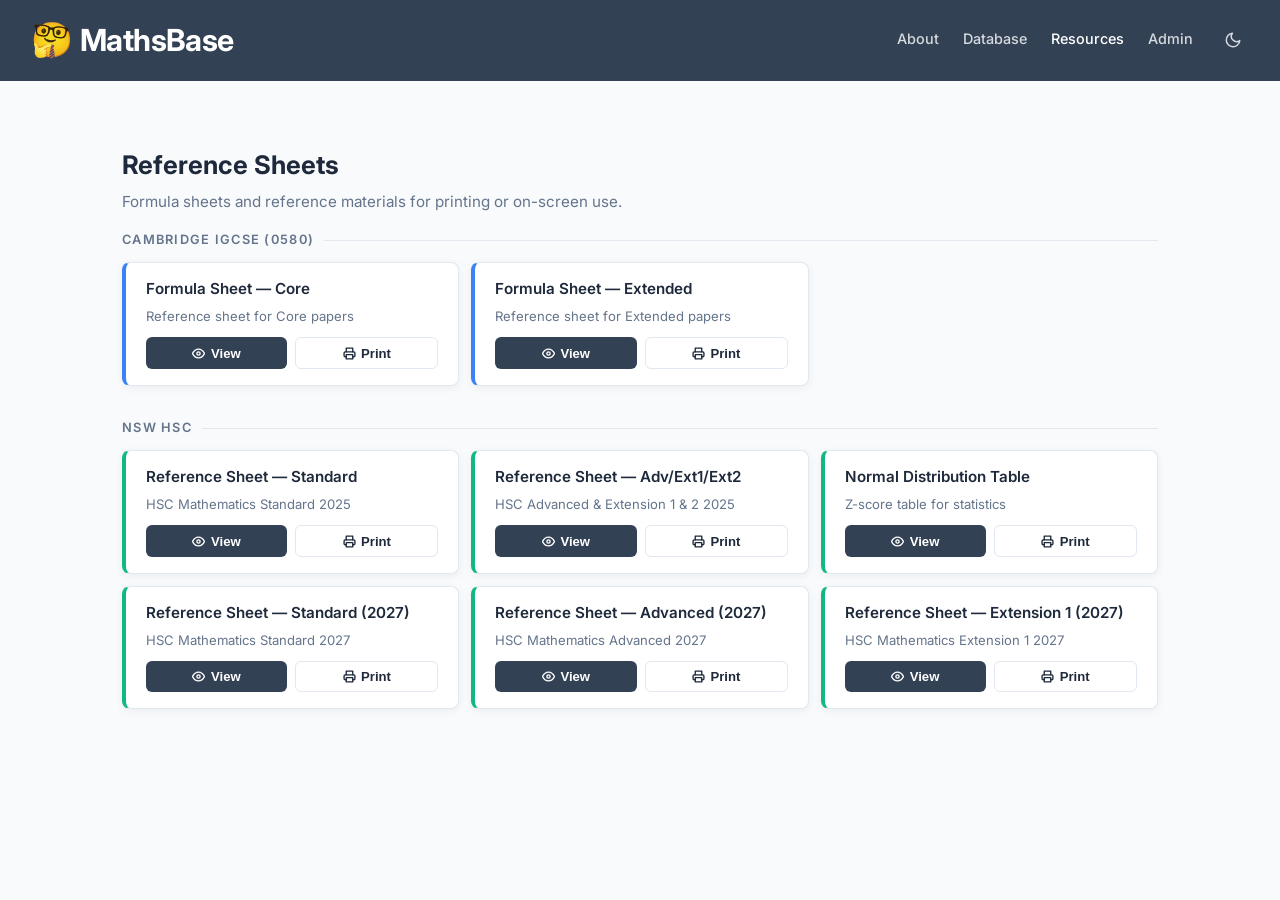
<file: resources.html>
<!DOCTYPE html>
<html lang="en">
<head>
  <meta charset="UTF-8">
  <meta name="viewport" content="width=device-width, initial-scale=1.0">
  <title>Resources — MathsBase</title>
  <link rel="preconnect" href="https://fonts.googleapis.com">
  <link href="https://fonts.googleapis.com/css2?family=Inter:wght@400;500;600;700&display=swap" rel="stylesheet">
  <link rel="stylesheet" href="css/main.css">
  <style>
    .resources-header {
      padding: 2rem 0 1rem;
    }
    .resources-header h1 {
      font-size: 1.6rem;
      font-weight: 700;
      color: var(--color-text);
      margin: 0 0 0.25rem;
    }
    .resources-header p {
      color: var(--color-text-light);
      font-size: 0.95rem;
      margin: 0;
    }

    .resource-group {
      margin-bottom: 2rem;
    }
    .resource-group__label {
      display: flex;
      align-items: center;
      gap: 0.6rem;
      font-size: 0.8rem;
      font-weight: 600;
      text-transform: uppercase;
      letter-spacing: 0.1em;
      color: var(--color-text-light);
      margin-bottom: 0.75rem;
    }
    .resource-group__label::after {
      content: '';
      flex: 1;
      height: 1px;
      background: var(--color-border);
    }

    .resource-grid {
      display: grid;
      grid-template-columns: repeat(auto-fill, minmax(260px, 1fr));
      gap: 0.75rem;
    }

    .resource-card {
      background: var(--color-card-bg);
      border: 1px solid var(--color-border);
      border-left: 4px solid #ccc;
      border-radius: var(--radius);
      box-shadow: var(--shadow);
      padding: 1rem 1.25rem;
      display: flex;
      flex-direction: column;
      gap: 0.5rem;
      transition: box-shadow var(--transition), transform var(--transition);
    }
    .resource-card:hover {
      box-shadow: var(--shadow-hover);
      transform: translateY(-1px);
    }
    .resource-card--blue  { border-left-color: #3B82F6; }
    .resource-card--green { border-left-color: #10B981; }

    .resource-card__title {
      font-size: 0.95rem;
      font-weight: 600;
      color: var(--color-text);
      line-height: 1.3;
    }
    .resource-card__desc {
      font-size: 0.82rem;
      color: var(--color-text-light);
      line-height: 1.4;
    }
    .resource-card__actions {
      display: flex;
      gap: 0.5rem;
      margin-top: 0.25rem;
    }
    .btn-view, .btn-print {
      flex: 1;
      padding: 0.45rem 0.75rem;
      border-radius: 6px;
      font-size: 0.82rem;
      font-weight: 600;
      cursor: pointer;
      border: none;
      text-decoration: none;
      text-align: center;
      display: inline-flex;
      align-items: center;
      justify-content: center;
      gap: 0.35rem;
      transition: opacity var(--transition), background var(--transition);
    }
    .btn-view {
      background: var(--color-dark);
      color: #fff;
    }
    .btn-view:hover { opacity: 0.85; }
    .btn-print {
      background: transparent;
      color: var(--color-text);
      border: 1px solid var(--color-border);
    }
    .btn-print:hover {
      background: var(--color-bg);
      border-color: var(--color-text-light);
    }

    /* PDF Viewer Panel */
    .viewer-panel {
      display: none;
      position: fixed;
      bottom: 0;
      left: 0;
      right: 0;
      height: 75vh;
      background: var(--color-card-bg);
      border-top: 2px solid var(--color-border);
      box-shadow: 0 -4px 24px rgba(0,0,0,0.12);
      z-index: 200;
      flex-direction: column;
    }
    .viewer-panel.open { display: flex; }

    .viewer-toolbar {
      display: flex;
      align-items: center;
      gap: 1rem;
      padding: 0.6rem 1rem;
      border-bottom: 1px solid var(--color-border);
      background: var(--color-card-bg);
      flex-shrink: 0;
    }
    .viewer-title {
      flex: 1;
      font-size: 0.9rem;
      font-weight: 600;
      color: var(--color-text);
      white-space: nowrap;
      overflow: hidden;
      text-overflow: ellipsis;
    }
    .viewer-toolbar-btn {
      padding: 0.35rem 0.75rem;
      border-radius: 6px;
      font-size: 0.82rem;
      font-weight: 600;
      cursor: pointer;
      border: 1px solid var(--color-border);
      background: transparent;
      color: var(--color-text);
      transition: background var(--transition);
      text-decoration: none;
      display: inline-flex;
      align-items: center;
      gap: 0.3rem;
    }
    .viewer-toolbar-btn:hover { background: var(--color-bg); }
    .viewer-toolbar-close {
      background: transparent;
      border: none;
      font-size: 1.4rem;
      line-height: 1;
      color: var(--color-text-light);
      cursor: pointer;
      padding: 0.2rem 0.4rem;
      border-radius: 4px;
    }
    .viewer-toolbar-close:hover { color: var(--color-text); }
    .viewer-iframe {
      flex: 1;
      width: 100%;
      border: none;
    }

    /* Push content above fixed viewer */
    .viewer-spacer { height: 0; transition: height 0.2s; }
    .viewer-panel.open ~ .viewer-spacer,
    body.viewer-open .viewer-spacer { height: 75vh; }

    @media (max-width: 768px) {
      .resource-grid { grid-template-columns: 1fr; }
      .viewer-panel { height: 80vh; }
    }
  </style>
</head>
<body>
  <header class="site-header">
    <span class="site-header__title">
      <img class="site-header__logo" src="favicon.ico" alt="MathsBase logo" width="40" height="40">
      MathsBase
    </span>
    <nav class="site-header__nav">
      <a href="index.html">About</a>
      <a href="worksheet.html">Database</a>
      <a href="resources.html" class="active">Resources</a>
      <a href="admin.html">Admin</a>
      <button class="theme-toggle" aria-label="Toggle dark mode"></button>
    </nav>
  </header>

  <main class="main-content">
    <div class="resources-header">
      <h1>Reference Sheets</h1>
      <p>Formula sheets and reference materials for printing or on-screen use.</p>
    </div>

    <div id="resource-list"></div>
  </main>

  <!-- PDF Viewer Panel -->
  <div class="viewer-panel" id="viewer-panel">
    <div class="viewer-toolbar">
      <span class="viewer-title" id="viewer-title"></span>
      <a href="#" id="viewer-open-btn" class="viewer-toolbar-btn" target="_blank" rel="noopener">
        <svg width="14" height="14" viewBox="0 0 24 24" fill="none" stroke="currentColor" stroke-width="2.5" stroke-linecap="round" stroke-linejoin="round">
          <path d="M18 13v6a2 2 0 0 1-2 2H5a2 2 0 0 1-2-2V8a2 2 0 0 1 2-2h6"/><polyline points="15 3 21 3 21 9"/><line x1="10" y1="14" x2="21" y2="3"/>
        </svg>
        Open
      </a>
      <button id="viewer-print-btn" class="viewer-toolbar-btn">
        <svg width="14" height="14" viewBox="0 0 24 24" fill="none" stroke="currentColor" stroke-width="2.5" stroke-linecap="round" stroke-linejoin="round">
          <polyline points="6 9 6 2 18 2 18 9"/><path d="M6 18H4a2 2 0 0 1-2-2v-5a2 2 0 0 1 2-2h16a2 2 0 0 1 2 2v5a2 2 0 0 1-2 2h-2"/><rect x="6" y="14" width="12" height="8"/>
        </svg>
        Print
      </button>
      <button class="viewer-toolbar-close" id="viewer-close" aria-label="Close viewer">&times;</button>
    </div>
    <iframe class="viewer-iframe" id="viewer-iframe" title="PDF Viewer"></iframe>
  </div>
  <div class="viewer-spacer" id="viewer-spacer"></div>

  <script src="js/theme.js"></script>
  <script>
    const groups = [
      {
        label: 'Cambridge IGCSE (0580)',
        color: 'blue',
        sheets: [
          { title: 'Formula Sheet — Core', desc: 'Reference sheet for Core papers', file: '0580 Formula sheet for Core papers.pdf' },
          { title: 'Formula Sheet — Extended', desc: 'Reference sheet for Extended papers', file: '0580 Formula sheet for Extended papers.pdf' },
        ]
      },
      {
        label: 'NSW HSC',
        color: 'green',
        sheets: [
          { title: 'Reference Sheet — Standard', desc: 'HSC Mathematics Standard 2025', file: 'HSC Reference Sheet STN 2025.pdf' },
          { title: 'Reference Sheet — Adv/Ext1/Ext2', desc: 'HSC Advanced & Extension 1 & 2 2025', file: 'HSC Reference Sheet ADV X1 X2 2025.pdf' },
          { title: 'Normal Distribution Table', desc: 'Z-score table for statistics', file: 'HSC Normal Distribution Table of Values.pdf' },
          { title: 'Reference Sheet — Standard (2027)', desc: 'HSC Mathematics Standard 2027', file: 'HSC Reference Sheet STN 2027.pdf' },
          { title: 'Reference Sheet — Advanced (2027)', desc: 'HSC Mathematics Advanced 2027', file: 'HSC Reference Sheet ADV 2027.pdf' },
          { title: 'Reference Sheet — Extension 1 (2027)', desc: 'HSC Mathematics Extension 1 2027', file: 'HSC Reference Sheet X1 2027.pdf' },
        ]
      }
    ];

    const isMobile = () => window.innerWidth <= 768;

    function encodePath(file) {
      return 'Resources/' + file.split('').map(c => {
        if (c === ' ') return '%20';
        return c;
      }).join('');
    }

    function openViewer(file, title) {
      if (isMobile()) { window.open(encodePath(file), '_blank'); return; }
      const panel = document.getElementById('viewer-panel');
      const iframe = document.getElementById('viewer-iframe');
      const titleEl = document.getElementById('viewer-title');
      const openBtn = document.getElementById('viewer-open-btn');
      const spacer = document.getElementById('viewer-spacer');

      const url = encodePath(file);
      iframe.src = url;
      titleEl.textContent = title;
      openBtn.href = url;
      panel.classList.add('open');
      spacer.style.height = '75vh';
      document.body.classList.add('viewer-open');
      panel.scrollIntoView({ behavior: 'smooth', block: 'end' });
    }

    function printPDF(file) {
      const w = window.open(encodePath(file), '_blank');
      if (w) w.addEventListener('load', () => w.print(), { once: true });
    }

    function closeViewer() {
      const panel = document.getElementById('viewer-panel');
      const iframe = document.getElementById('viewer-iframe');
      const spacer = document.getElementById('viewer-spacer');
      panel.classList.remove('open');
      spacer.style.height = '0';
      document.body.classList.remove('viewer-open');
      iframe.src = '';
    }

    document.getElementById('viewer-close').addEventListener('click', closeViewer);
    document.getElementById('viewer-print-btn').addEventListener('click', () => {
      const iframe = document.getElementById('viewer-iframe');
      if (iframe.src) {
        const w = window.open(iframe.src, '_blank');
        if (w) w.addEventListener('load', () => w.print(), { once: true });
      }
    });

    // Render cards
    const container = document.getElementById('resource-list');
    groups.forEach(group => {
      const groupEl = document.createElement('div');
      groupEl.className = 'resource-group';
      groupEl.innerHTML = `<div class="resource-group__label">${group.label}</div>
        <div class="resource-grid"></div>`;
      const grid = groupEl.querySelector('.resource-grid');

      group.sheets.forEach(sheet => {
        const card = document.createElement('div');
        card.className = `resource-card resource-card--${group.color}`;
        card.innerHTML = `
          <div class="resource-card__title">${sheet.title}</div>
          <div class="resource-card__desc">${sheet.desc}</div>
          <div class="resource-card__actions">
            <button class="btn-view">
              <svg width="13" height="13" viewBox="0 0 24 24" fill="none" stroke="currentColor" stroke-width="2.5" stroke-linecap="round" stroke-linejoin="round">
                <path d="M1 12s4-8 11-8 11 8 11 8-4 8-11 8-11-8-11-8z"/><circle cx="12" cy="12" r="3"/>
              </svg>
              View
            </button>
            <button class="btn-print">
              <svg width="13" height="13" viewBox="0 0 24 24" fill="none" stroke="currentColor" stroke-width="2.5" stroke-linecap="round" stroke-linejoin="round">
                <polyline points="6 9 6 2 18 2 18 9"/><path d="M6 18H4a2 2 0 0 1-2-2v-5a2 2 0 0 1 2-2h16a2 2 0 0 1 2 2v5a2 2 0 0 1-2 2h-2"/><rect x="6" y="14" width="12" height="8"/>
              </svg>
              Print
            </button>
          </div>`;
        card.querySelector('.btn-view').addEventListener('click', () => openViewer(sheet.file, sheet.title));
        card.querySelector('.btn-print').addEventListener('click', () => printPDF(sheet.file));
        grid.appendChild(card);
      });

      container.appendChild(groupEl);
    });
  </script>
</body>
</html>
</file>
<file: css/main.css>
﻿/* === Custom Properties === */
:root {
  --color-dark: #334155;
  --color-secondary: #475569;
  --color-accent: #F87171;
  --color-highlight: #ef4444;
  --color-correct: #10b981;
  --color-bg: #F8FAFC;
  --color-card-bg: #ffffff;
  --color-text: #1E293B;
  --color-text-light: #64748B;
  --color-border: #E2E8F0;
  --radius: 8px;
  --shadow: 0 2px 8px rgba(0, 0, 0, 0.06);
  --shadow-hover: 0 4px 16px rgba(0, 0, 0, 0.10);
  --transition: 0.2s ease;
}

/* === Dark Theme === */
[data-theme="dark"] {
  --color-dark: #1E293B;
  --color-secondary: #475569;
  --color-accent: #FB923C;
  --color-highlight: #f87171;
  --color-correct: #34d399;
  --color-bg: #0F172A;
  --color-card-bg: #1E293B;
  --color-text: #E2E8F0;
  --color-text-light: #94A3B8;
  --color-border: #334155;
  --shadow: 0 2px 8px rgba(0, 0, 0, 0.3);
  --shadow-hover: 0 4px 16px rgba(0, 0, 0, 0.4);
}

[data-theme="dark"] .filter-bar select,
[data-theme="dark"] .filter-bar input[type="text"],
[data-theme="dark"] .multi-select__toggle,
[data-theme="dark"] .multi-select__panel {
  background: var(--color-card-bg);
  color: var(--color-text);
}

[data-theme="dark"] .filter-bar--chips {
  background: var(--color-card-bg);
}

[data-theme="dark"] .chip:hover {
  background: var(--color-card-bg);
}

[data-theme="dark"] .multi-select__panel label:hover {
  background: var(--color-bg);
}

[data-theme="dark"] .badge--stage,
[data-theme="dark"] .badge--course {
  background: #1e293b;
  color: #94a3b8;
  border-color: #334155;
}

/* === Theme Toggle Button === */
.theme-toggle {
  background: none;
  border: none;
  font-size: 1.25rem;
  cursor: pointer;
  padding: 0.25rem 0.4rem;
  border-radius: var(--radius);
  transition: opacity var(--transition);
  line-height: 1;
  color: rgba(255, 255, 255, 0.8);
  display: flex;
  align-items: center;
}

.theme-toggle:hover {
  opacity: 0.8;
}

/* === Site Footer === */
.site-footer {
  text-align: center;
  padding: 2rem 1rem;
  border-top: 1px solid var(--color-border);
  color: var(--color-text-light);
  font-size: 0.85rem;
  margin-top: 1rem;
}

.site-footer a {
  color: var(--color-text-light);
  text-decoration: none;
  transition: color var(--transition);
}

.site-footer a:hover {
  color: var(--color-text);
}

/* === Reset & Base === */
*, *::before, *::after {
  box-sizing: border-box;
  margin: 0;
  padding: 0;
}

body {
  font-family: 'Inter', -apple-system, BlinkMacSystemFont, sans-serif;
  background: var(--color-bg);
  color: var(--color-text);
  line-height: 1.6;
  min-height: 100vh;
}

/* === Header === */
.site-header {
  background: var(--color-dark);
  color: #fff;
  padding: 1rem 2rem;
  display: flex;
  align-items: center;
  justify-content: space-between;
  position: sticky;
  top: 0;
  z-index: 100;
}

.site-header__title {
  font-size: 1.9rem;
  font-weight: 700;
  letter-spacing: -0.02em;
  display: flex;
  align-items: center;
  gap: 0.5rem;
}

.site-header__logo {
  flex-shrink: 0;
}

.site-header__nav {
  display: flex;
  gap: 1.5rem;
}

.site-header__nav a {
  color: rgba(255, 255, 255, 0.8);
  text-decoration: none;
  font-size: 0.9rem;
  font-weight: 500;
  transition: color var(--transition);
}

.site-header__nav a:hover,
.site-header__nav a.active {
  color: #fff;
}

/* === Main Content === */
.main-content {
  max-width: 1100px;
  margin: 0 auto;
  padding: 2rem;
}

/* === Filter Bar === */
.filter-bar {
  display: flex;
  gap: 0.75rem;
  flex-wrap: wrap;
  margin-bottom: 2rem;
  align-items: center;
}

.filter-bar select,
.filter-bar input[type="text"] {
  padding: 0.5rem 0.75rem;
  border: 1px solid var(--color-border);
  border-radius: var(--radius);
  font-family: inherit;
  font-size: 0.875rem;
  background: #fff;
  color: var(--color-text);
  min-width: 160px;
  transition: border-color var(--transition);
}

.filter-bar select:focus,
.filter-bar input[type="text"]:focus {
  outline: none;
  border-color: var(--color-accent);
}

.filter-bar__search {
  flex: 1;
  min-width: 200px;
}

/* === Buttons === */
.btn {
  display: inline-flex;
  align-items: center;
  gap: 0.4rem;
  padding: 0.5rem 1rem;
  border: none;
  border-radius: var(--radius);
  font-family: inherit;
  font-size: 0.875rem;
  font-weight: 500;
  cursor: pointer;
  transition: background var(--transition), transform var(--transition);
}

.btn:hover {
  transform: translateY(-1px);
}

.btn:active {
  transform: translateY(0);
}

.btn--primary {
  background: var(--color-dark);
  color: #fff;
}

.btn--primary:hover {
  background: var(--color-secondary);
}

.btn--secondary {
  background: var(--color-card-bg);
  color: var(--color-text);
  border: 1px solid var(--color-border);
}

.btn--danger {
  background: var(--color-highlight);
  color: #fff;
}

.btn--correct {
  background: var(--color-correct);
  color: #fff;
}

.btn--success {
  background: #F87171;
  color: #fff;
}

.btn--success:hover {
  background: #ef4444;
}

.btn--print {
  display: inline-flex;
  flex-direction: column;
  align-items: center;
  line-height: 1.2;
  gap: 0.2rem;
}

.btn--small {
  padding: 0.3rem 0.6rem;
  font-size: 0.8rem;
}

/* === Toast Notification === */
.toast {
  position: fixed;
  top: 2rem;
  left: 50%;
  transform: translateX(-50%) translateY(-1rem);
  padding: 0.75rem 1.25rem;
  border-radius: var(--radius);
  color: #fff;
  font-weight: 500;
  font-size: 0.9rem;
  z-index: 1000;
  opacity: 0;
  transition: opacity 0.3s, transform 0.3s;
  pointer-events: none;
}

.toast--visible {
  opacity: 1;
  transform: translateX(-50%) translateY(0);
}

.toast--success {
  background: var(--color-correct);
}

.toast--error {
  background: var(--color-highlight);
}

/* === Badge / Pill === */
.badge {
  display: inline-block;
  padding: 0.15rem 0.5rem;
  border-radius: 100px;
  font-size: 0.7rem;
  font-weight: 600;
  letter-spacing: 0.03em;
}

.badge--stage,
.badge--course {
  background: #f1f5f9;
  color: #475569;
  border: 1px solid #cbd5e1;
}

.badge--topic {
  background: var(--color-secondary);
  color: #fff;
}

.badge--difficulty {
  background: var(--color-card-bg);
  color: var(--color-text);
  border: 1px solid var(--color-border);
}


/* === Loading === */
.loading {
  text-align: center;
  padding: 3rem;
  color: var(--color-text-light);
}

.empty-state {
  text-align: center;
  padding: 4rem 2rem;
  color: var(--color-text-light);
}

/* === Responsive === */
@media (max-width: 768px) {
  .site-header {
    flex-direction: column;
    gap: 0.5rem;
    padding: 0.75rem 1rem;
  }

  .main-content {
    padding: 1rem;
  }

  .filter-bar {
    flex-direction: column;
  }

  .filter-bar select,
  .filter-bar input[type="text"] {
    width: 100%;
  }

  .filter-columns {
    grid-template-columns: 1fr;
  }

  .filter-col--right {
    border-left: none;
    padding-left: 0;
    border-top: 1px solid var(--color-border);
    padding-top: 0.75rem;
  }
}

@media (max-width: 480px) {
  .site-header__nav {
    gap: 1rem;
    font-size: 0.8rem;
  }
}

/* === KaTeX === */
.katex-display {
  text-align: left !important;
  margin: 0.5em 0 !important;
}
.katex-display > .katex {
  display: inline-block !important;
}

/* === Filter Row (chips mode) === */
.filter-bar--chips {
  flex-direction: column;
  align-items: stretch;
  gap: 0.75rem;
  background: #fff;
  border: 1px solid var(--color-border);
  border-radius: var(--radius);
  padding: 1rem 1.25rem;
  box-shadow: var(--shadow);
}

.filter-columns {
  display: grid;
  grid-template-columns: 1fr 1fr;
  gap: 1.5rem;
  align-items: start;
}

.filter-col {
  display: flex;
  flex-direction: column;
  gap: 0.5rem;
}

.filter-col--right {
  border-left: 1px solid var(--color-border);
  padding-left: 1.5rem;
}

.filter-row {
  display: flex;
  align-items: center;
  flex-wrap: wrap;
  gap: 0.5rem;
  row-gap: 0.4rem;
}

.filter-row__label {
  font-size: 0.7rem;
  font-weight: 700;
  color: var(--color-text-light);
  white-space: nowrap;
  min-width: 90px;
  text-transform: uppercase;
  letter-spacing: 0.06em;
}

.filter-row--topic .filter-row__label {
  flex-basis: 100%;
}

.chip {
  display: inline-flex;
  align-items: center;
  padding: 0.35rem 0.85rem;
  border-radius: 100px;
  font-size: 0.85rem;
  font-weight: 500;
  border: 1.5px solid var(--color-border);
  background: var(--color-bg);
  color: var(--color-text);
  cursor: pointer;
  transition: background var(--transition), color var(--transition), border-color var(--transition), box-shadow var(--transition);
  user-select: none;
  line-height: 1.3;
}

.chip:hover {
  border-color: var(--color-accent);
  color: var(--color-accent);
  background: #fff;
  box-shadow: 0 1px 4px rgba(59, 130, 246, 0.2);
}

.chip--active {
  background: var(--color-highlight);
  color: #fff;
  border-color: var(--color-highlight);
  box-shadow: 0 2px 6px rgba(59, 130, 246, 0.35);
}

.chip--active:hover {
  background: var(--color-accent);
  border-color: var(--color-accent);
  color: #fff;
}

.chip input[type="checkbox"] {
  display: none;
}

/* === Multi-Select Dropdown === */
.multi-select {
  position: relative;
  display: inline-block;
}

.multi-select__toggle {
  padding: 0.5rem 2rem 0.5rem 0.75rem;
  border: 1px solid var(--color-border);
  border-radius: var(--radius);
  font-family: inherit;
  font-size: 0.875rem;
  background: #fff;
  color: var(--color-text);
  min-width: 160px;
  cursor: pointer;
  text-align: left;
  transition: border-color var(--transition);
  white-space: nowrap;
  overflow: hidden;
  text-overflow: ellipsis;
  position: relative;
}

.multi-select__toggle::after {
  content: " \25be";
  position: absolute;
  right: 0.6rem;
  top: 50%;
  transform: translateY(-50%);
  pointer-events: none;
}

.multi-select__toggle:focus {
  outline: none;
  border-color: var(--color-accent);
}

.multi-select__panel {
  display: none;
  position: absolute;
  top: calc(100% + 4px);
  left: 0;
  min-width: 100%;
  background: #fff;
  border: 1px solid var(--color-border);
  border-radius: var(--radius);
  box-shadow: var(--shadow-hover);
  z-index: 200;
  max-height: 220px;
  overflow-y: auto;
  padding: 0.25rem 0;
}

.multi-select.open .multi-select__panel {
  display: block;
}

.multi-select__panel label {
  display: flex;
  align-items: center;
  gap: 0.5rem;
  padding: 0.4rem 0.75rem;
  cursor: pointer;
  font-size: 0.875rem;
  transition: background var(--transition);
}

.multi-select__panel label:hover {
  background: var(--color-card-bg);
}

.multi-select__panel input[type="checkbox"] {
  cursor: pointer;
  accent-color: var(--color-accent);
}

@media (max-width: 768px) {
  .multi-select__toggle {
    width: 100%;
  }
  .multi-select {
    width: 100%;
  }
}
</file>
